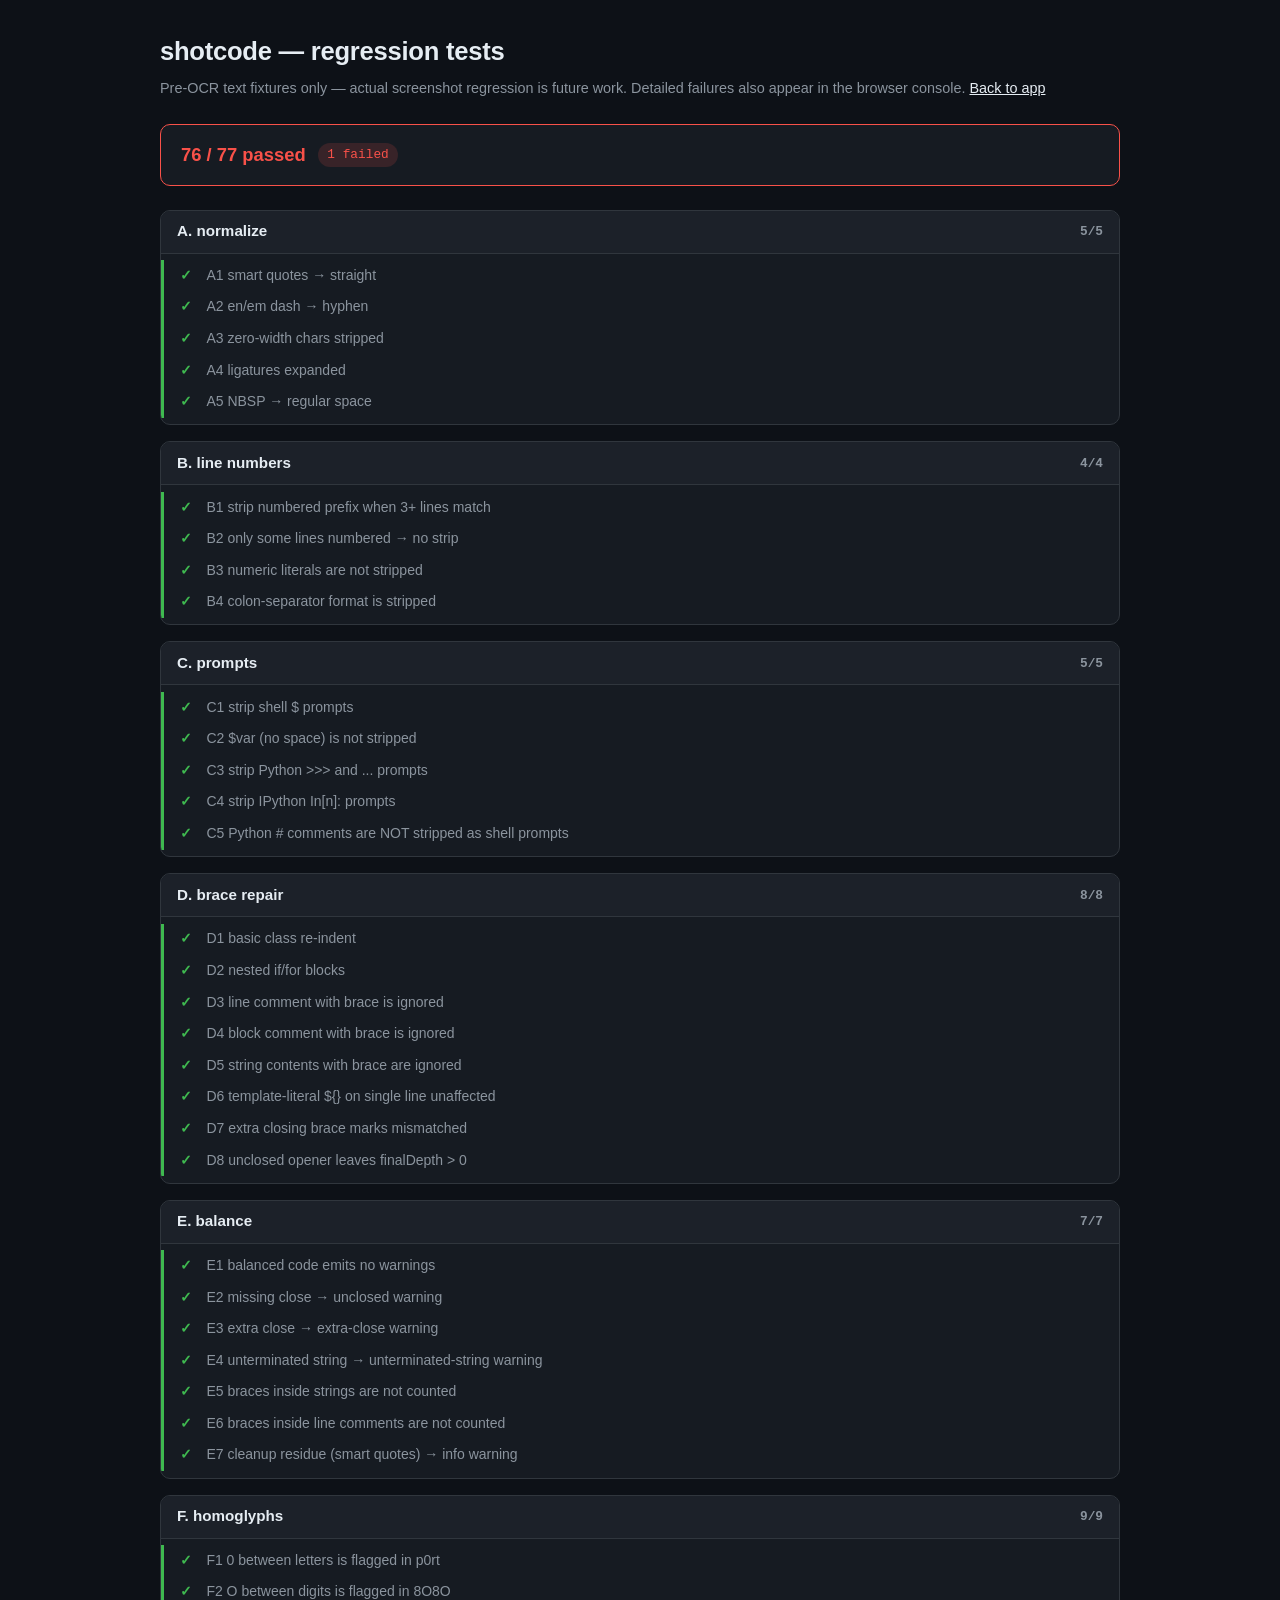
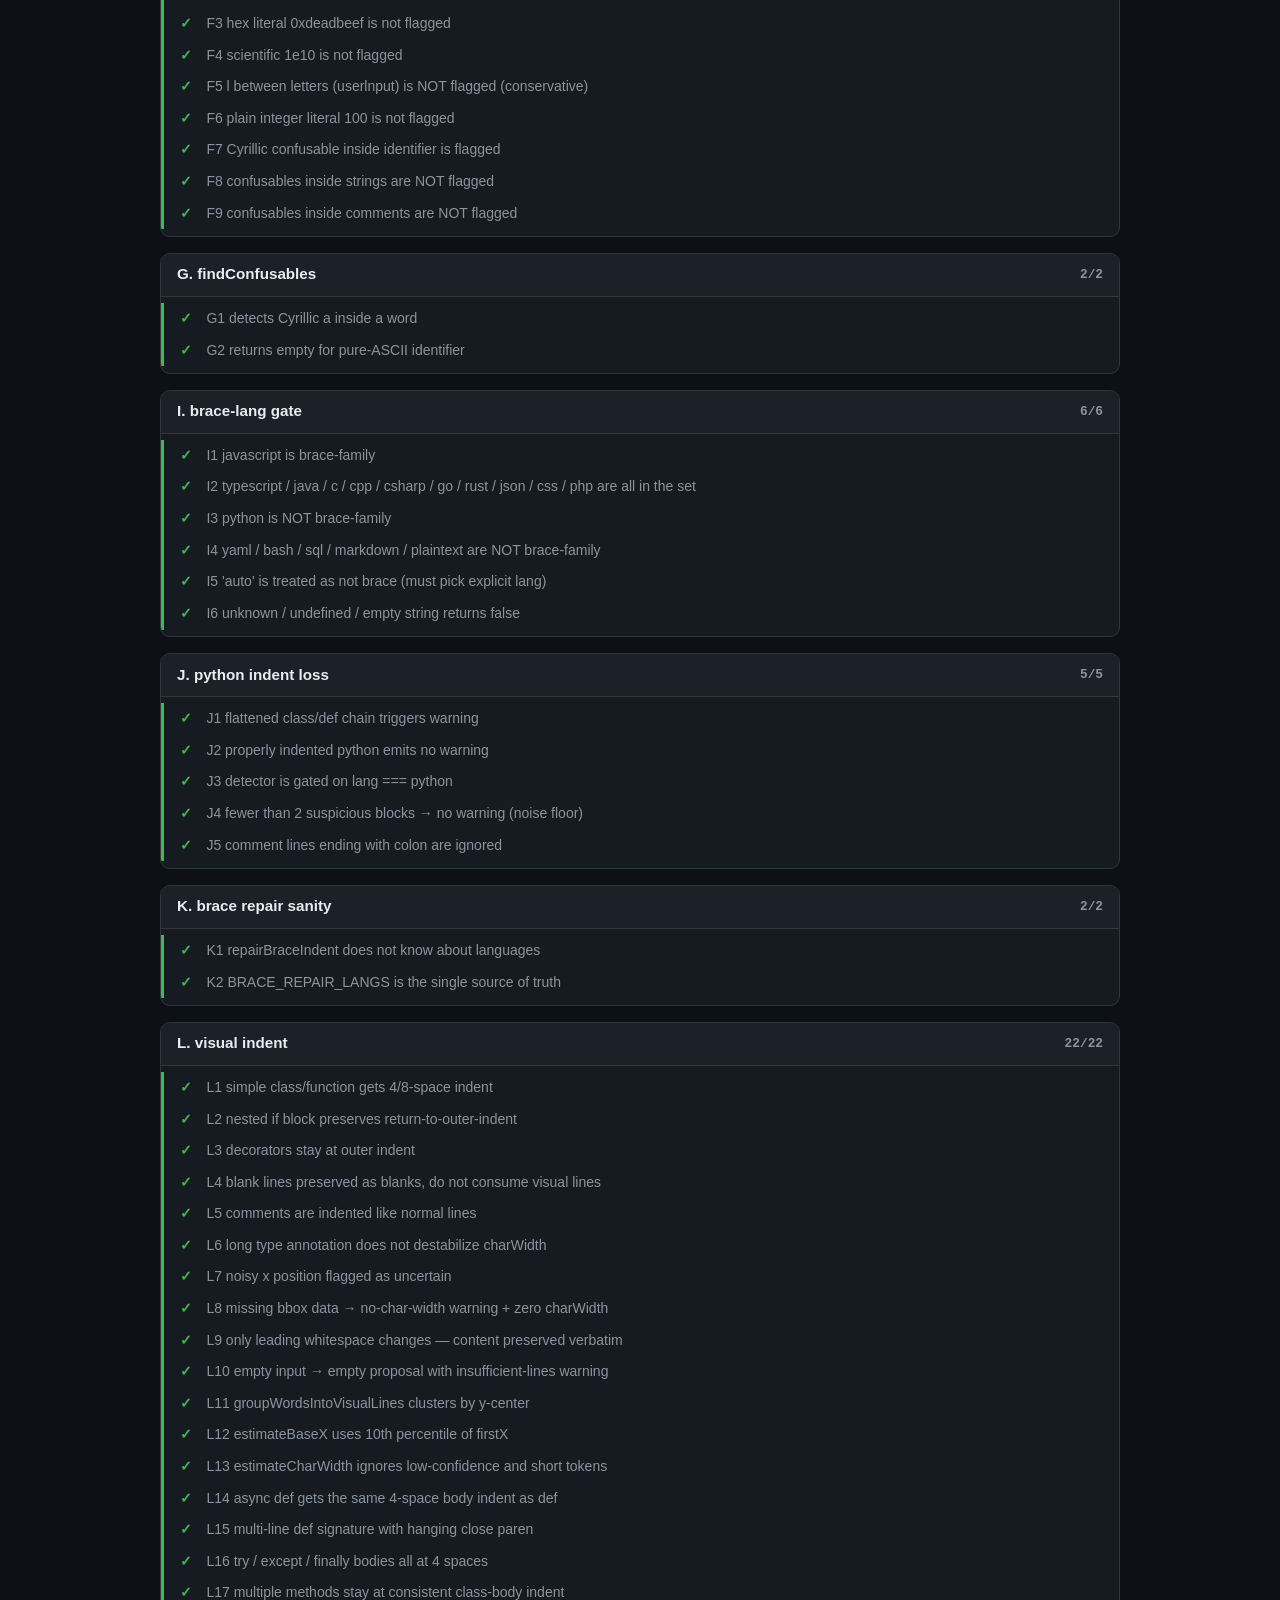
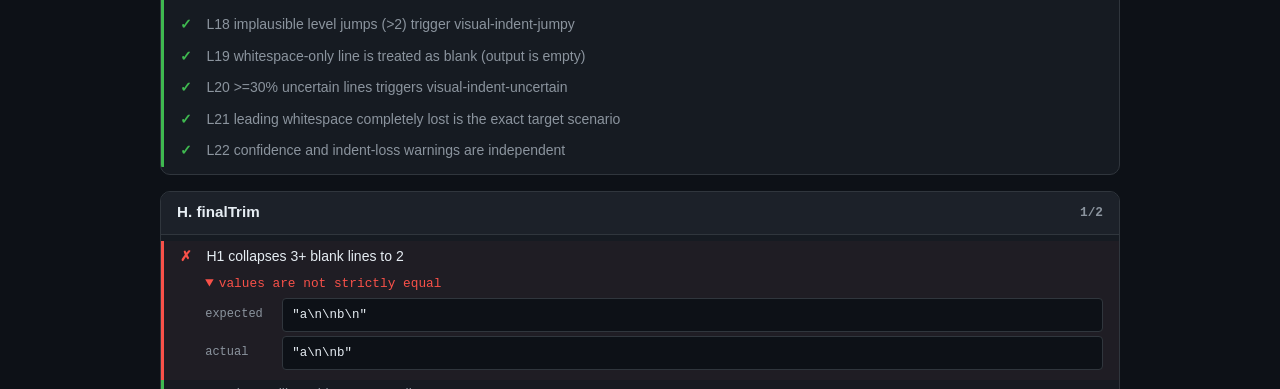
<file: tests/runner.html>
<!DOCTYPE html>
<html lang="en">
<head>
  <meta charset="UTF-8" />
  <meta name="viewport" content="width=device-width, initial-scale=1.0" />
  <title>shotcode — regression tests</title>
  <style>
    :root {
      --bg: #0d1117;
      --bg-elev: #161b22;
      --bg-elev-2: #1c2129;
      --border: #30363d;
      --text: #e6edf3;
      --text-dim: #8b949e;
      --pass: #3fb950;
      --fail: #f85149;
      --error: #d29922;
      --font-mono: ui-monospace, SFMono-Regular, "SF Mono", Menlo, Consolas, monospace;
      --font-sans: -apple-system, BlinkMacSystemFont, "Segoe UI", Roboto, sans-serif;
    }
    * { box-sizing: border-box; }
    body {
      margin: 0; padding: 2rem 1rem;
      background: var(--bg); color: var(--text);
      font-family: var(--font-sans); line-height: 1.5;
    }
    main { max-width: 960px; margin: 0 auto; }
    h1 {
      margin: 0 0 0.5rem; font-size: 1.6rem; letter-spacing: -0.01em;
    }
    .subtitle { margin: 0 0 1.5rem; color: var(--text-dim); font-size: 0.9rem; }
    .subtitle a { color: var(--text); }

    .summary {
      display: flex; align-items: center; gap: 0.75rem;
      padding: 1rem 1.25rem;
      border: 1px solid var(--border);
      border-radius: 10px;
      background: var(--bg-elev);
      margin-bottom: 1.5rem;
    }
    .summary.ok    { border-color: var(--pass); }
    .summary.bad   { border-color: var(--fail); }
    .summary .big { font-size: 1.15rem; font-weight: 600; }
    .summary.ok .big  { color: var(--pass); }
    .summary.bad .big { color: var(--fail); }
    .pill {
      padding: 0.15rem 0.6rem;
      border-radius: 999px;
      font-size: 0.8rem;
      font-family: var(--font-mono);
    }
    .pill-fail  { background: rgba(248, 81, 73, 0.15); color: var(--fail); }
    .pill-error { background: rgba(210, 153, 34, 0.15); color: var(--error); }

    .group {
      background: var(--bg-elev);
      border: 1px solid var(--border);
      border-radius: 10px;
      margin-bottom: 1rem;
      overflow: hidden;
    }
    .group h2 {
      display: flex; align-items: center; gap: 0.5rem;
      margin: 0;
      padding: 0.6rem 1rem;
      font-size: 0.95rem;
      background: var(--bg-elev-2);
      border-bottom: 1px solid var(--border);
    }
    .group-name { flex: 1; }
    .group-count {
      font-family: var(--font-mono);
      font-size: 0.8rem;
      color: var(--text-dim);
    }
    .group ul { list-style: none; margin: 0; padding: 0.4rem 0; }

    .case {
      padding: 0.3rem 1rem;
      font-size: 0.875rem;
      border-left: 3px solid transparent;
    }
    .case-header { display: flex; gap: 0.6rem; align-items: baseline; }
    .case .icon { width: 1.2em; font-family: var(--font-mono); font-weight: 700; }
    .case .name { flex: 1; }
    .case.pass  { border-color: var(--pass); color: var(--text-dim); }
    .case.pass .icon  { color: var(--pass); }
    .case.fail  { border-color: var(--fail); background: rgba(248, 81, 73, 0.04); }
    .case.fail .icon  { color: var(--fail); }
    .case.fail .name  { color: var(--text); }
    .case.error { border-color: var(--error); background: rgba(210, 153, 34, 0.04); }
    .case.error .icon { color: var(--error); }

    details { margin-top: 0.4rem; margin-left: 1.8em; }
    summary { cursor: pointer; font-family: var(--font-mono); font-size: 0.8rem; color: var(--fail); }
    .case.error summary { color: var(--error); }

    .diff-row {
      display: grid;
      grid-template-columns: 5em minmax(0, 1fr);
      gap: 0.4rem;
      align-items: start;
      margin: 0.3rem 0;
    }
    .diff-label {
      font-family: var(--font-mono); font-size: 0.75rem;
      color: var(--text-dim); padding-top: 0.4rem;
    }
    .diff-value {
      margin: 0;
      padding: 0.4rem 0.6rem;
      background: var(--bg);
      border: 1px solid var(--border);
      border-radius: 4px;
      font-family: var(--font-mono); font-size: 0.78rem;
      white-space: pre-wrap;
      word-break: break-word;
      max-height: 200px;
      overflow: auto;
    }
    pre.stack {
      margin: 0.4rem 0 0;
      padding: 0.6rem;
      background: var(--bg);
      border: 1px solid var(--border);
      border-radius: 4px;
      font-family: var(--font-mono); font-size: 0.75rem;
      white-space: pre-wrap;
      color: var(--text-dim);
      max-height: 220px;
      overflow: auto;
    }
  </style>
</head>
<body>
  <main>
    <h1>shotcode — regression tests</h1>
    <p class="subtitle">
      Pre-OCR text fixtures only — actual screenshot regression is future work.
      Detailed failures also appear in the browser console.
      <a href="../index.html">Back to app</a>
    </p>
    <div id="results">Loading…</div>
  </main>
  <script type="module" src="runner.js"></script>
</body>
</html>
</file>
